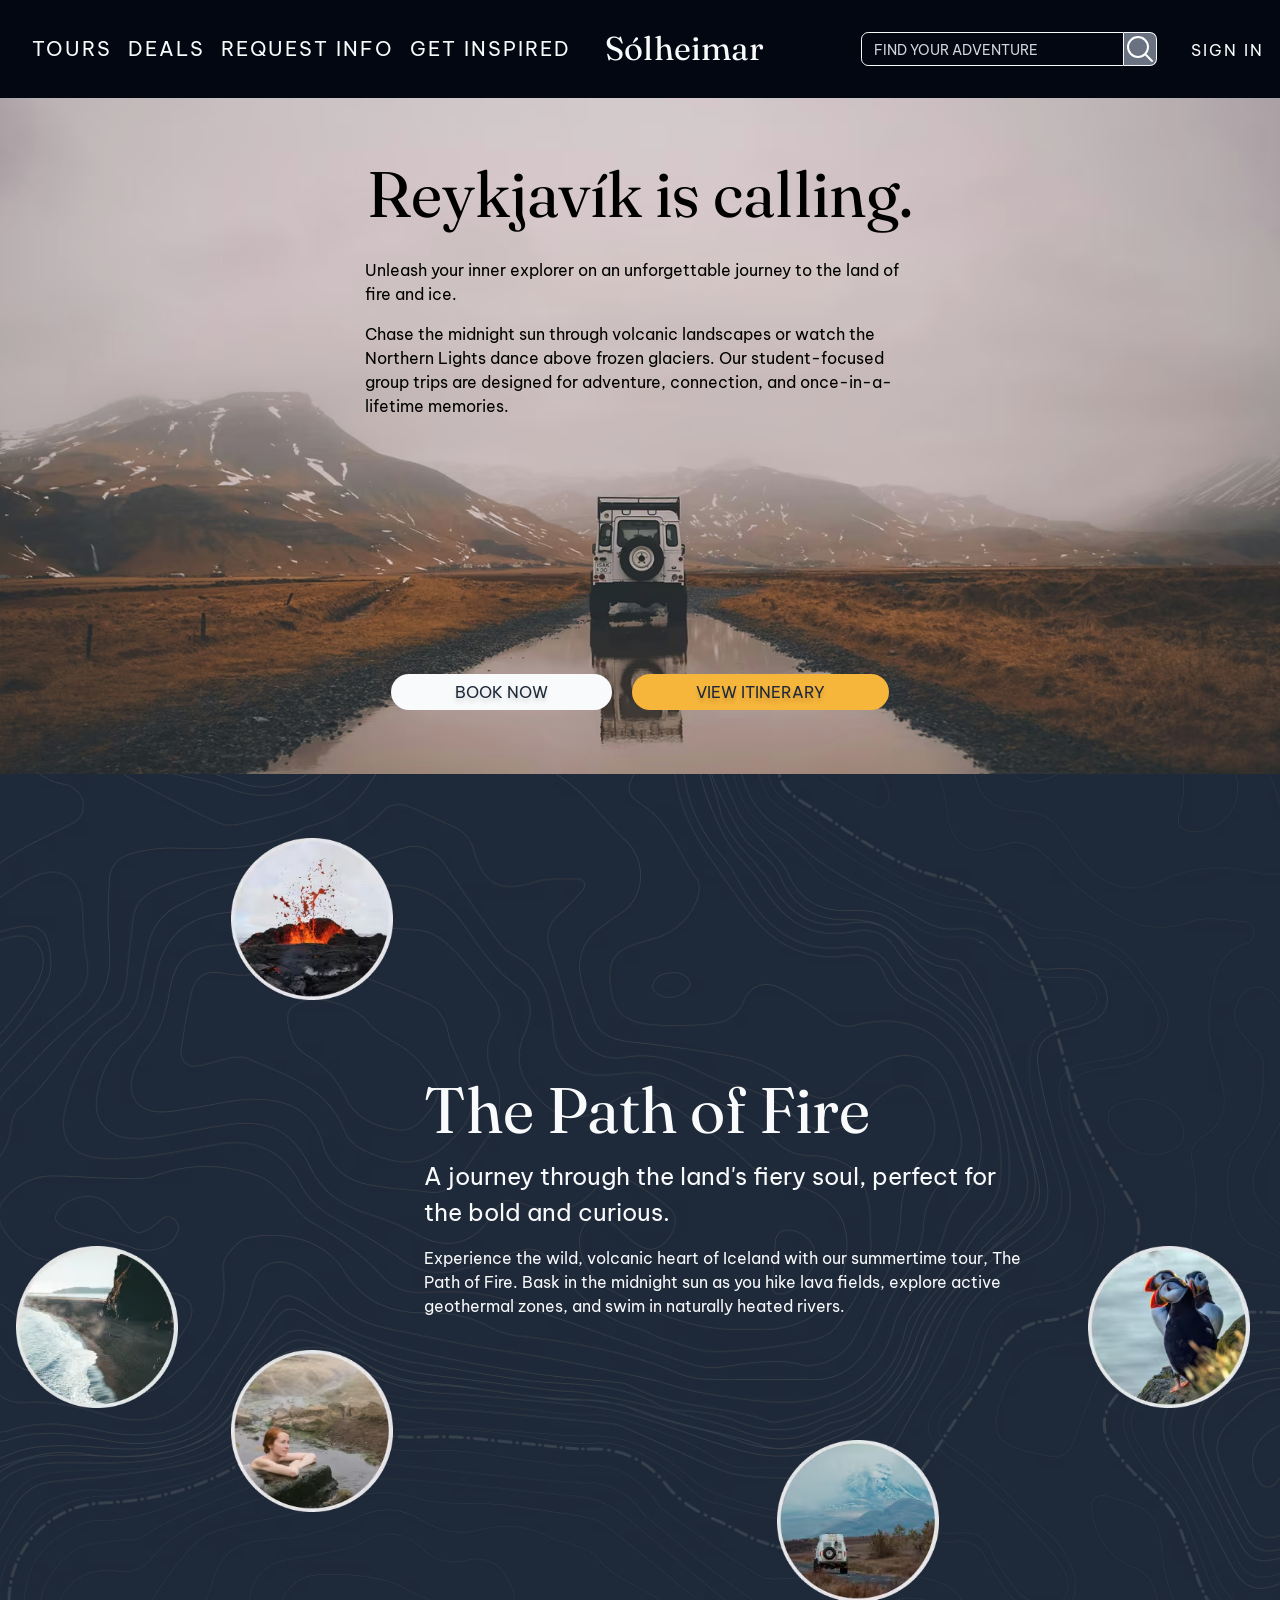
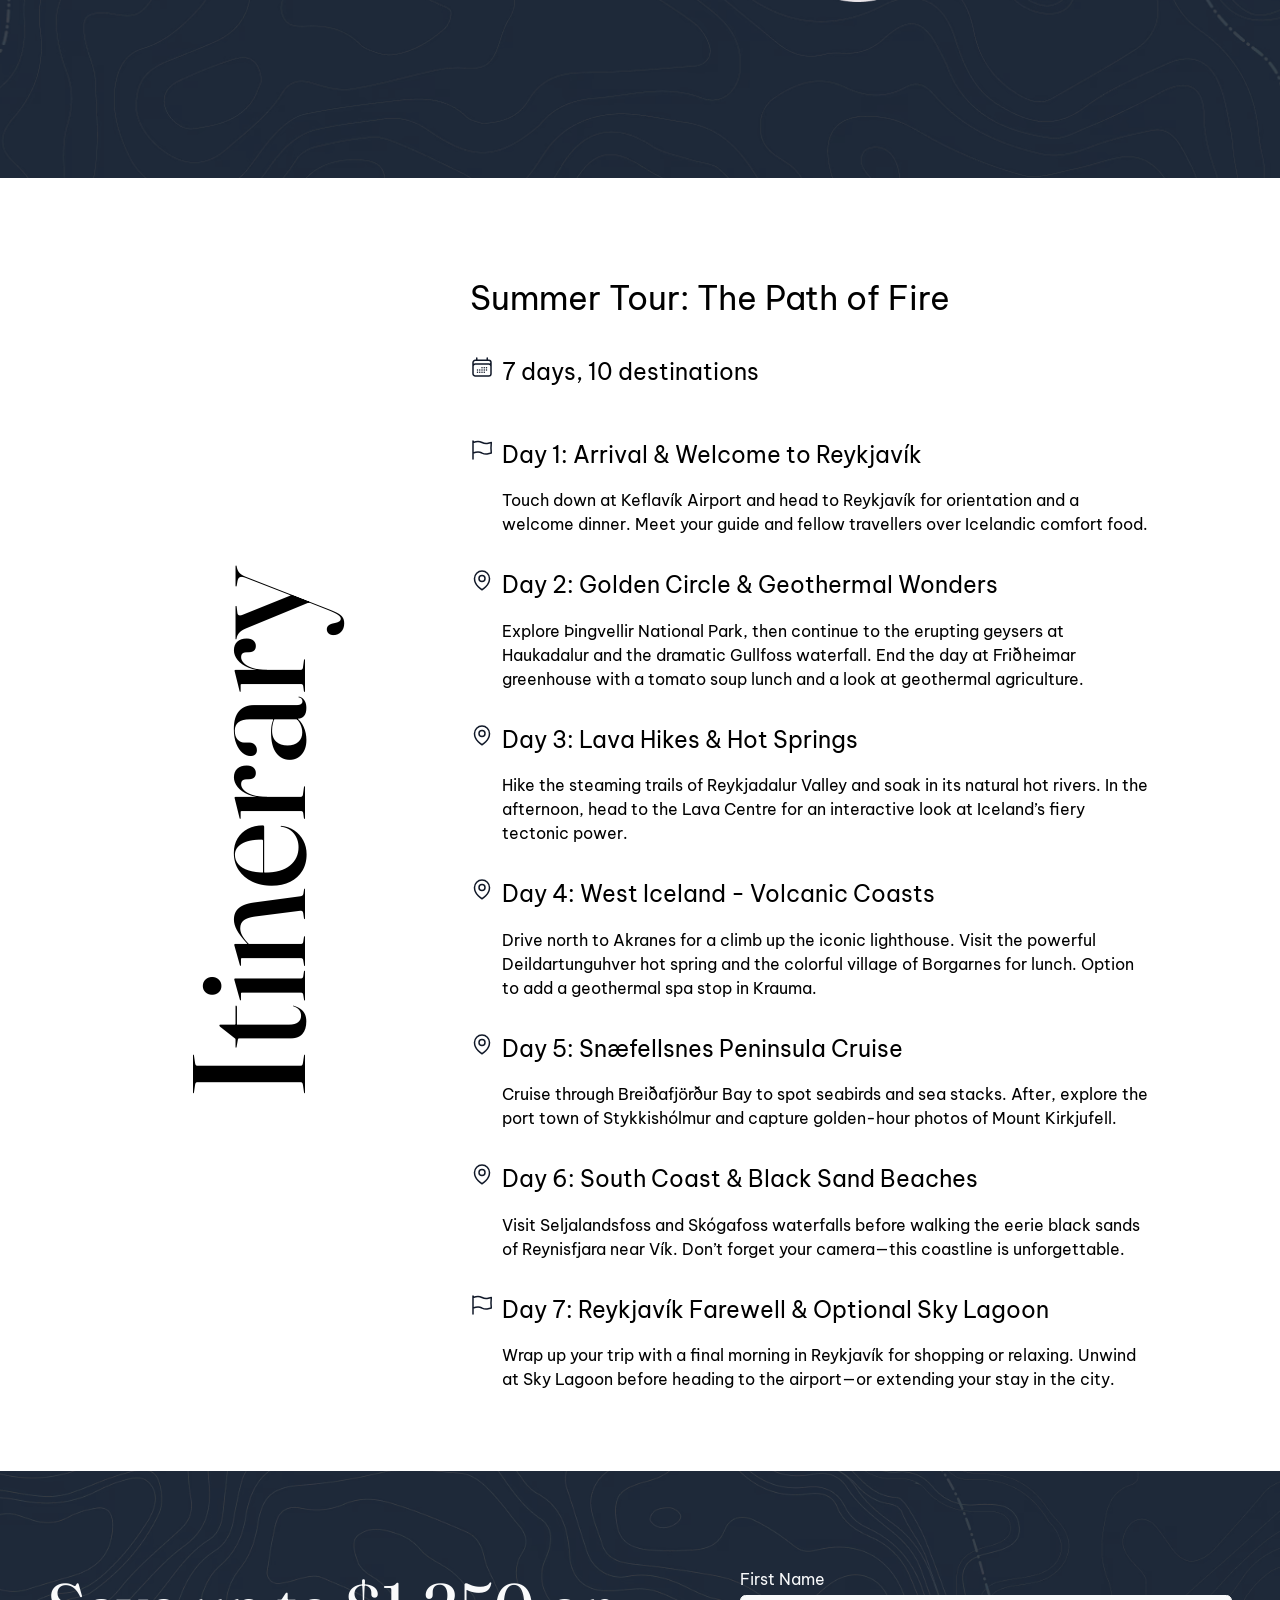
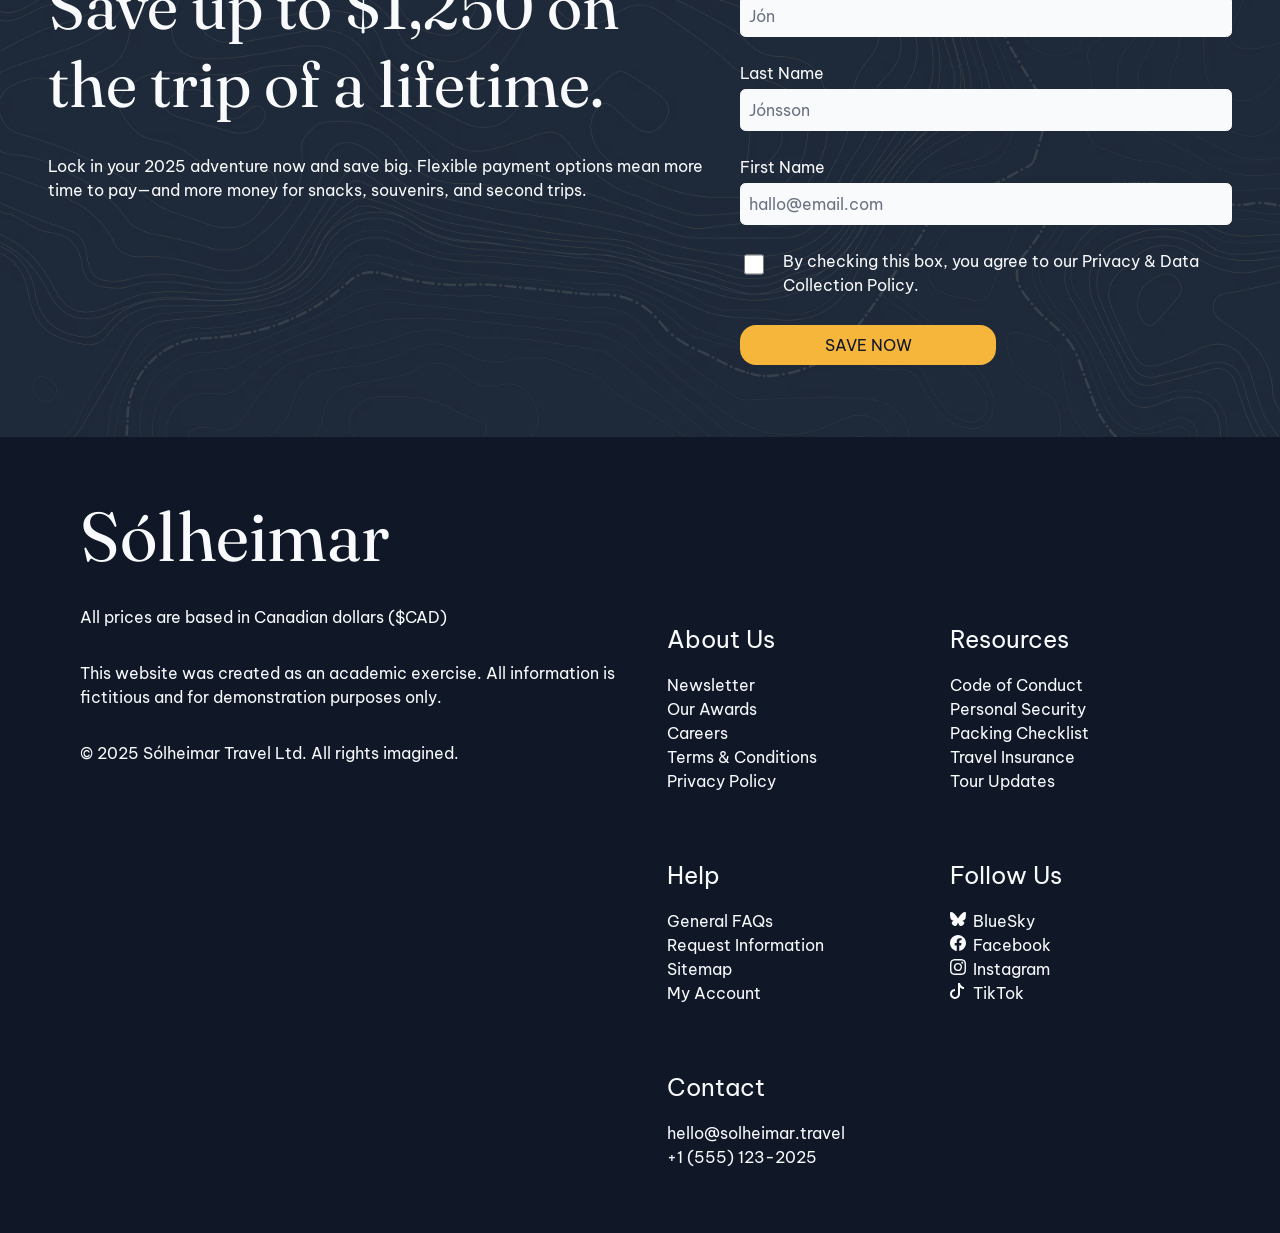
<file: index.html>
<!DOCTYPE html>
<html lang="en">
  <head>
    <meta charset="UTF-8" />
    <meta name="viewport" content="width=device-width, initial-scale=1.0" />
    <title>Sólheimar, your adventure awaits.</title>
    <meta
      name="description"
      content="My website shares the possibility to go on an unforgettable journey, set in the land of fire and ice. Book now!"
    />
    <link rel="preconnect" href="https://fonts.googleapis.com" />
    <link rel="preconnect" href="https://fonts.gstatic.com" crossorigin />
    <link
      href="https://fonts.googleapis.com/css2?family=Be+Vietnam+Pro:ital,wght@0,100;0,200;0,300;0,400;0,500;0,600;0,700;0,800;0,900;1,100;1,200;1,300;1,400;1,500;1,600;1,700;1,800;1,900&family=Fraunces:ital,opsz,wght@0,9..144,100..900;1,9..144,100..900&display=swap"
      rel="stylesheet"
    />
    <link rel="stylesheet" href="css/styles.css" />
    <script src="js/main.js" defer></script>
  </head>
  <body>
    <!--HEADER-->
    <header>
      <div class="inner-container">
        <div class="flex-container">
          <!--hamburger menu-->
          <button class="btn" aria-label="Menu" aria-expanded="false">
            <svg
              xmlns="http://www.w3.org/2000/svg"
              fill="none"
              viewBox="0 0 24 24"
              stroke-width="1.5"
              stroke="currentColor"
              class="prefix__size-6 svg-menu"
            >
              <title>Main Menu</title>
              <path
                stroke-linecap="round"
                stroke-linejoin="round"
                d="M3.75 6.75h16.5M3.75 12h16.5m-16.5 5.25h16.5"
              />
            </svg>
          </button>
          <!--Toggle Navigation-->
          <nav class="letter-spacing">
            <ul>
              <li><a href="#">TOURS</a></li>
              <li><a href="#">DEALS</a></li>
              <li><a href="#">REQUEST INFO</a></li>
              <li><a href="#">GET INSPIRED</a></li>
            </ul>
          </nav>
          <a href="#" class="header-link">
            <h1>Sólheimar</h1>
          </a>
          <!--Search box button toggle-->
          <button class="btnTwo" aria-label="Search" aria-expanded="false">
            <svg
              xmlns="http://www.w3.org/2000/svg"
              fill="none"
              viewBox="0 0 24 24"
              stroke-width="1.5"
              stroke="currentColor"
              class="prefix__size-6 search1"
            >
              <title>Click to Search</title>
              <path
                stroke-linecap="round"
                stroke-linejoin="round"
                d="m21 21-5.197-5.197m0 0A7.5 7.5 0 1 0 5.196 5.196a7.5 7.5 0 0 0 10.607 10.607"
              />
            </svg>
          </button>
          <div class="search-box flex-container">
            <form action="#" method="GET" class="flex-container">
              <input
                class="search-input"
                id="test"
                type="text"
                placeholder="FIND YOUR ADVENTURE"
              />
              <button type="submit" class="search-svg" aria-label="submit">
                <svg
                  xmlns="http://www.w3.org/2000/svg"
                  fill="none"
                  viewBox="0 0 24 24"
                  stroke-width="1.5"
                  stroke="currentColor"
                  class="prefix__size-6 search"
                >
                  <title>Click to Search</title>
                  <path
                    stroke-linecap="round"
                    stroke-linejoin="round"
                    d="m21 21-5.197-5.197m0 0A7.5 7.5 0 1 0 5.196 5.196a7.5 7.5 0 0 0 10.607 10.607"
                  />
                </svg>
              </button>
            </form>
          </div>

          <a class="letter-spacing sign-in" href="#">SIGN IN</a>
        </div>
        <!--End of flex-container-->
        <!--button, nav, h1, search, sign-in-link being flexed-->
      </div>
      <!--End of inner-container-->
    </header>

    <!--MAIN-->
    <main>
      <!--HERO-->
      <section class="hero">
        <div class="inner-container">
          <h2>Reykjavík is calling.</h2>
          <p>
            Unleash your inner explorer on an unforgettable journey to the land
            of fire and ice.
          </p>
          <p>
            Chase the midnight sun through volcanic landscapes or watch the
            Northern Lights dance above frozen glaciers. Our student-focused
            group trips are designed for adventure, connection, and
            once-in-a-lifetime memories.
          </p>
          <!--hero buttons-->
          <div class="hero-buttons">
            <a href="#">BOOK NOW</a>
            <a href="#">VIEW ITINERARY</a>
          </div>
        </div>
      </section>

      <section class="path-of-fire">
        <div class="inner-container">
          <div class="fire1">
            <h2>The Path of Fire</h2>
            <p>
              A journey through the land's fiery soul, perfect for the bold and
              curious.
            </p>
          </div>
          <div class="fire2">
            <p>
              Experience the wild, volcanic heart of Iceland with our summertime
              tour, The Path of Fire. Bask in the midnight sun as you hike lava
              fields, explore active geothermal zones, and swim in naturally
              heated rivers.
            </p>
          </div>
          <img
            src="img/mountain.avif"
            class="mountain"
            alt="A vehicle taking in a mountain view."
            width="162" height="162"
          />
          <img
            src="img/black-sands.avif"
            alt="Black sands separate a mountain from the sea."
            width="162" height="162"
          />
          <img
            src="img/puffins.avif"
            alt="Three cute Puffin Penguins looking off into the distance."
            width="162" height="162"
          />
          <img
            src="img/hot-spring.avif"
            alt="A person resting on a rock, warming up in a hot spring."
            width="162" height="162"
          />
          <img
            src="img/volcano.avif"
            alt="A volcano erupting, spewing lava high in the air."
            width="162" height="162"
          />
        </div>
      </section>

      <!--ITINERERARY SECTION-->
      <section class="itinerary">
        <div class="inner-container">
          <h2>Itinerary</h2>
          <div>
            <h3 class="itinerary-subheading">Summer Tour: The Path of Fire</h3>
            <div class="flex-container">
              <svg
                width="24"
                height="24"
                fill="none"
                xmlns="http://www.w3.org/2000/svg"
              >
                <title>Calendar Date</title>
                <path
                  d="M6.75 3v2.25M17.25 3v2.25M3 18.75V7.5a2.25 2.25 0 012.25-2.25h13.5A2.25 2.25 0 0121 7.5v11.25m-18 0A2.25 2.25 0 005.25 21h13.5A2.25 2.25 0 0021 18.75m-18 0v-7.5A2.25 2.25 0 015.25 9h13.5A2.25 2.25 0 0121 11.25v7.5m-9-6h.008v.008H12v-.008zM12 15h.008v.008H12V15zm0 2.25h.008v.008H12v-.008zM9.75 15h.008v.008H9.75V15zm0 2.25h.008v.008H9.75v-.008zM7.5 15h.008v.008H7.5V15zm0 2.25h.008v.008H7.5v-.008zm6.75-4.5h.008v.008h-.008v-.008zm0 2.25h.008v.008h-.008V15zm0 2.25h.008v.008h-.008v-.008zm2.25-4.5h.008v.008H16.5v-.008zm0 2.25h.008v.008H16.5V15z"
                  stroke="#101828"
                  stroke-width="1.5"
                  stroke-linecap="round"
                  stroke-linejoin="round"
                />
              </svg>
              <h3>7 days, 10 destinations</h3>
            </div>

            <!--Day 1 through 7-->
            <div class="flex-container">
              <svg
                class="test"
                fill="none"
                xmlns="http://www.w3.org/2000/svg"
                viewBox="0 0 24 24"
                width="24px"
                height="24px"
              >
                <title>important!!</title>
                <path
                  d="M3 3v1.5m0 0 2.77-.7a9 9 0 0 1 6.2.69l.12.05a9 9 0 0 0 6.08.71l3.11-.73a49 49 0 0 0 0 10.5l-3.1.73a9 9 0 0 1-6.1-.7l-.1-.06a9 9 0 0 0-6.21-.68L3 15M3 4.5V15m0 6v-6"
                  stroke="#101828"
                  stroke-width="1.5"
                  stroke-linecap="round"
                  stroke-linejoin="round"
                />
              </svg>

              <div>
                <h3>Day 1: Arrival & Welcome to Reykjavík</h3>
                <p>
                  Touch down at Keflavík Airport and head to Reykjavík for
                  orientation and a welcome dinner. Meet your guide and fellow
                  travellers over Icelandic comfort food.
                </p>
              </div>
            </div>

            <!--Day 2 through 7-->
            <div class="flex-container">
              <svg
                class="svg"
                width="24"
                height="24"
                fill="none"
                xmlns="http://www.w3.org/2000/svg"
              >
                <title>Important date!</title>
                <path
                  d="M15 10.5a3 3 0 11-6 0 3 3 0 016 0z"
                  stroke="#101828"
                  stroke-width="1.5"
                  stroke-linecap="round"
                  stroke-linejoin="round"
                />
                <path
                  d="M19.5 10.5c0 7.142-7.5 11.25-7.5 11.25S4.5 17.642 4.5 10.5a7.5 7.5 0 0115 0z"
                  stroke="#101828"
                  stroke-width="1.5"
                  stroke-linecap="round"
                  stroke-linejoin="round"
                />
              </svg>
              <div>
                <h3>Day 2: Golden Circle & Geothermal Wonders</h3>
                <p>
                  Explore Þingvellir National Park, then continue to the
                  erupting geysers at Haukadalur and the dramatic Gullfoss
                  waterfall. End the day at Friðheimar greenhouse with a tomato
                  soup lunch and a look at geothermal agriculture.
                </p>
              </div>
            </div>

            <!--Day 3 through 7-->
            <div class="flex-container">
              <svg
                class="svg"
                width="24"
                height="24"
                fill="none"
                xmlns="http://www.w3.org/2000/svg"
              >
                <title>Important date!</title>
                <path
                  d="M15 10.5a3 3 0 11-6 0 3 3 0 016 0z"
                  stroke="#101828"
                  stroke-width="1.5"
                  stroke-linecap="round"
                  stroke-linejoin="round"
                />
                <path
                  d="M19.5 10.5c0 7.142-7.5 11.25-7.5 11.25S4.5 17.642 4.5 10.5a7.5 7.5 0 0115 0z"
                  stroke="#101828"
                  stroke-width="1.5"
                  stroke-linecap="round"
                  stroke-linejoin="round"
                />
              </svg>
              <div>
                <h3>Day 3: Lava Hikes & Hot Springs</h3>
                <p>
                  Hike the steaming trails of Reykjadalur Valley and soak in its
                  natural hot rivers. In the afternoon, head to the Lava Centre
                  for an interactive look at Iceland’s fiery tectonic power.
                </p>
              </div>
            </div>

            <!--Day 4 through 7-->
            <div class="flex-container">
              <svg
                class="svg"
                width="24"
                height="24"
                fill="none"
                xmlns="http://www.w3.org/2000/svg"
              >
                <title>Important date!</title>
                <path
                  d="M15 10.5a3 3 0 11-6 0 3 3 0 016 0z"
                  stroke="#101828"
                  stroke-width="1.5"
                  stroke-linecap="round"
                  stroke-linejoin="round"
                />
                <path
                  d="M19.5 10.5c0 7.142-7.5 11.25-7.5 11.25S4.5 17.642 4.5 10.5a7.5 7.5 0 0115 0z"
                  stroke="#101828"
                  stroke-width="1.5"
                  stroke-linecap="round"
                  stroke-linejoin="round"
                />
              </svg>
              <div>
                <h3>Day 4: West Iceland - Volcanic Coasts</h3>
                <p>
                  Drive north to Akranes for a climb up the iconic lighthouse.
                  Visit the powerful Deildartunguhver hot spring and the
                  colorful village of Borgarnes for lunch. Option to add a
                  geothermal spa stop in Krauma.
                </p>
              </div>
            </div>

            <!--Day 5 through 7-->
            <div class="flex-container">
              <svg
                class="svg"
                width="24"
                height="24"
                fill="none"
                xmlns="http://www.w3.org/2000/svg"
              >
                <title>Important date!</title>
                <path
                  d="M15 10.5a3 3 0 11-6 0 3 3 0 016 0z"
                  stroke="#101828"
                  stroke-width="1.5"
                  stroke-linecap="round"
                  stroke-linejoin="round"
                />
                <path
                  d="M19.5 10.5c0 7.142-7.5 11.25-7.5 11.25S4.5 17.642 4.5 10.5a7.5 7.5 0 0115 0z"
                  stroke="#101828"
                  stroke-width="1.5"
                  stroke-linecap="round"
                  stroke-linejoin="round"
                />
              </svg>
              <div>
                <h3>Day 5: Snæfellsnes Peninsula Cruise</h3>
                <p>
                  Cruise through Breiðafjörður Bay to spot seabirds and sea
                  stacks. After, explore the port town of Stykkishólmur and
                  capture golden-hour photos of Mount Kirkjufell.
                </p>
              </div>
            </div>

            <!--Day 6 through 7-->
            <div class="flex-container">
              <svg
                class="svg"
                width="24"
                height="24"
                fill="none"
                xmlns="http://www.w3.org/2000/svg"
              >
                <title>Important date!</title>
                <path
                  d="M15 10.5a3 3 0 11-6 0 3 3 0 016 0z"
                  stroke="#101828"
                  stroke-width="1.5"
                  stroke-linecap="round"
                  stroke-linejoin="round"
                />
                <path
                  d="M19.5 10.5c0 7.142-7.5 11.25-7.5 11.25S4.5 17.642 4.5 10.5a7.5 7.5 0 0115 0z"
                  stroke="#101828"
                  stroke-width="1.5"
                  stroke-linecap="round"
                  stroke-linejoin="round"
                />
              </svg>
              <div>
                <h3>Day 6: South Coast & Black Sand Beaches</h3>
                <p>
                  Visit Seljalandsfoss and Skógafoss waterfalls before walking
                  the eerie black sands of Reynisfjara near Vík. Don’t forget
                  your camera—this coastline is unforgettable.
                </p>
              </div>
            </div>

            <!--Day 7 through 7-->
            <div class="flex-container">
              <svg
                class="test"
                fill="none"
                xmlns="http://www.w3.org/2000/svg"
                viewBox="0 0 24 24"
                width="24px"
                height="24px"
              >
                <title>Important date!</title>
                <path
                  d="M3 3v1.5m0 0 2.77-.7a9 9 0 0 1 6.2.69l.12.05a9 9 0 0 0 6.08.71l3.11-.73a49 49 0 0 0 0 10.5l-3.1.73a9 9 0 0 1-6.1-.7l-.1-.06a9 9 0 0 0-6.21-.68L3 15M3 4.5V15m0 6v-6"
                  stroke="#101828"
                  stroke-width="1.5"
                  stroke-linecap="round"
                  stroke-linejoin="round"
                />
              </svg>
              <div>
                <h3>Day 7: Reykjavík Farewell & Optional Sky Lagoon</h3>
                <p>
                  Wrap up your trip with a final morning in Reykjavík for
                  shopping or relaxing. Unwind at Sky Lagoon before heading to
                  the airport—or extending your stay in the city.
                </p>
              </div>
            </div>
          </div>
        </div>
      </section>

      <!--FORM SECTION-->
      <section class="form">
        <div class="inner-container">
          <div class="form-p-text">
            <h2>Save up to $1,250 on the trip of a lifetime.</h2>
            <p>
              Lock in your 2025 adventure now and save big. Flexible payment
              options mean more time to pay—and more money for snacks,
              souvenirs, and second trips.
            </p>
          </div>
          <!--Form-->
          <form action="#" method="POST">
            <!--First Name input-->
            <div>
              <label for="firstname">First Name</label>
              <input
                class="form-input"
                type="text"
                id="firstname"
                name="firstname"
                placeholder="Jón"
              />
            </div>
            <!--Last Name Input-->
            <div>
              <label for="lastname">Last Name</label>
              <input
                class="form-input"
                type="text"
                id="lastname"
                name="lastname"
                placeholder="Jónsson"
              />
            </div>
            <!--Email input-->
            <div>
              <label for="email">First Name</label>
              <input
                class="form-input"
                type="email"
                id="email"
                name="email"
                placeholder="hallo@email.com"
              />
            </div>
            <!--checkbox-->
            <div class="flex-container">
              <input type="checkbox" id="checkbox" />
              <label for="checkbox"
                >By checking this box, you agree to our Privacy & Data
                Collection Policy.
              </label>
            </div>
            <input
              type="submit"
              id="submit"
              name="submit"
              class="submit"
              value="SAVE NOW"
            />
          </form>
        </div>
      </section>
    </main>

    <!--FOOTER-->
    <footer>
      <div class="inner-container">
        <h2>Sólheimar</h2>
        <div class="flex">
          <div>
            <p>All prices are based in Canadian dollars ($CAD)</p>
            <p>
              This website was created as an academic exercise. All information
              is fictitious and for demonstration purposes only.
            </p>
            <p>© 2025 Sólheimar Travel Ltd. All rights imagined.</p>
          </div>

          <!--Form flex container-->
          <div class="flex-container">
            <div class="about-us">
              <a href="#">
                <h3>About Us</h3>
              </a>

              <ul>
                <li><a href="#">Newsletter</a></li>
                <li><a href="#">Our Awards</a></li>
                <li><a href="#">Careers</a></li>
                <li><a href="#">Terms & Conditions</a></li>
                <li><a href="#">Privacy Policy</a></li>
              </ul>
            </div>
            <div class="resources">
              <a href="#"> <h3>Resources</h3></a>

              <ul>
                <li><a href="#">Code of Conduct</a></li>
                <li><a href="#">Personal Security</a></li>
                <li><a href="#">Packing Checklist</a></li>
                <li><a href="#">Travel Insurance</a></li>
                <li><a href="#">Tour Updates</a></li>
              </ul>
            </div>

            <div class="help">
              <a href="#"><h3>Help</h3></a>

              <ul>
                <li><a href="#">General FAQs</a></li>
                <li><a href="#">Request Information</a></li>
                <li><a href="#">Sitemap</a></li>
                <li><a href="#">My Account</a></li>
              </ul>
            </div>
            <div class="follow-us">
              <a href="#"><h3>Follow Us</h3></a>
              <ul>
                <li>
                  <a href="#">
                    <svg
                      width="16"
                      height="16"
                      viewBox="0 0 16 16"
                      fill="none"
                      xmlns="http://www.w3.org/2000/svg"
                    >
                      <title>Bluesky!</title>
                      <path
                        d="M3.468 1.94782C5.303 3.32482 7.276 6.11782 8 7.61582C8.725 6.11782 10.698 3.32582 12.532 1.94782C13.855 0.954821 16 0.185821 16 2.63182C16 3.12082 15.72 6.73682 15.556 7.32382C14.984 9.36382 12.903 9.88482 11.052 9.56982C14.288 10.1208 15.112 11.9448 13.333 13.7698C9.957 17.2338 8.481 12.8998 8.103 11.7898C8.033 11.5858 8 11.4898 8 11.5718C8 11.4908 7.967 11.5858 7.898 11.7898C7.519 12.8998 6.043 17.2338 2.667 13.7698C0.889 11.9448 1.712 10.1198 4.947 9.56982C3.097 9.88482 1.015 9.36482 0.444 7.32382C0.28 6.73682 0 3.11982 0 2.63182C0 0.185821 2.145 0.954821 3.468 1.94782Z"
                        fill="#F9FAFB"
                      />
                    </svg>
                    BlueSky
                  </a>
                </li>
                <li>
                  <a href="#">
                    <svg
                      width="16"
                      height="16"
                      viewBox="0 0 16 16"
                      fill="none"
                      xmlns="http://www.w3.org/2000/svg"
                    >
                      <title>Facebook</title>
                      <g clip-path="url(#clip0_24_114)">
                        <path
                          d="M15.9997 8.04902C15.9997 3.60302 12.4177 -0.000976562 7.99974 -0.000976562C3.57974 2.34375e-05 -0.0022583 3.60302 -0.0022583 8.05002C-0.0022583 12.067 2.92374 15.397 6.74774 16.001V10.376H4.71774V8.05002H6.74974V6.27502C6.74974 4.25802 7.94474 3.14402 9.77174 3.14402C10.6477 3.14402 11.5627 3.30102 11.5627 3.30102V5.28102H10.5537C9.56074 5.28102 9.25074 5.90202 9.25074 6.53902V8.04902H11.4687L11.1147 10.375H9.24974V16C13.0737 15.396 15.9997 12.066 15.9997 8.04902Z"
                          fill="#F9FAFB"
                        />
                      </g>
                      <defs>
                        <clipPath id="clip0_24_114">
                          <rect width="16" height="16" fill="white" />
                        </clipPath>
                      </defs>
                    </svg>
                    Facebook
                  </a>
                </li>
                <li>
                  <a href="#">
                    <svg
                      width="16"
                      height="16"
                      viewBox="0 0 16 16"
                      fill="none"
                      xmlns="http://www.w3.org/2000/svg"
                    >
                      <title>Instagram</title>
                      <g clip-path="url(#clip0_24_112)">
                        <path
                          d="M8 0C5.829 0 5.556 0.01 4.703 0.048C3.85 0.088 3.269 0.222 2.76 0.42C2.22584 0.620326 1.74214 0.935398 1.343 1.343C0.935398 1.74214 0.620326 2.22584 0.42 2.76C0.222 3.268 0.087 3.85 0.048 4.7C0.01 5.555 0 5.827 0 8.001C0 10.173 0.01 10.445 0.048 11.298C0.088 12.15 0.222 12.731 0.42 13.24C0.625 13.766 0.898 14.212 1.343 14.657C1.787 15.102 2.233 15.376 2.759 15.58C3.269 15.778 3.849 15.913 4.701 15.952C5.555 15.99 5.827 16 8 16C10.173 16 10.444 15.99 11.298 15.952C12.149 15.912 12.732 15.778 13.241 15.58C13.7748 15.3795 14.2581 15.0645 14.657 14.657C15.102 14.212 15.375 13.766 15.58 13.24C15.777 12.731 15.912 12.15 15.952 11.298C15.99 10.445 16 10.173 16 8C16 5.827 15.99 5.555 15.952 4.701C15.912 3.85 15.777 3.268 15.58 2.76C15.3797 2.22584 15.0646 1.74214 14.657 1.343C14.2579 0.935398 13.7742 0.620326 13.24 0.42C12.73 0.222 12.148 0.087 11.297 0.048C10.443 0.01 10.172 0 7.998 0H8ZM7.283 1.442H8.001C10.137 1.442 10.39 1.449 11.233 1.488C12.013 1.523 12.437 1.654 12.719 1.763C13.092 1.908 13.359 2.082 13.639 2.362C13.919 2.642 14.092 2.908 14.237 3.282C14.347 3.563 14.477 3.987 14.512 4.767C14.551 5.61 14.559 5.863 14.559 7.998C14.559 10.133 14.551 10.387 14.512 11.23C14.477 12.01 14.346 12.433 14.237 12.715C14.1078 13.0619 13.9032 13.3758 13.638 13.634C13.358 13.914 13.092 14.087 12.718 14.232C12.438 14.342 12.014 14.472 11.233 14.508C10.39 14.546 10.137 14.555 8.001 14.555C5.865 14.555 5.611 14.546 4.768 14.508C3.988 14.472 3.565 14.342 3.283 14.232C2.93583 14.1033 2.6216 13.899 2.363 13.634C2.09727 13.3756 1.89233 13.0614 1.763 12.714C1.654 12.433 1.523 12.009 1.488 11.229C1.45 10.386 1.442 10.133 1.442 7.996C1.442 5.859 1.45 5.608 1.488 4.765C1.524 3.985 1.654 3.561 1.764 3.279C1.909 2.906 2.083 2.639 2.363 2.359C2.643 2.079 2.909 1.906 3.283 1.761C3.565 1.651 3.988 1.521 4.768 1.485C5.506 1.451 5.792 1.441 7.283 1.44V1.442ZM12.271 2.77C12.1449 2.77 12.0201 2.79483 11.9036 2.84308C11.7872 2.89132 11.6813 2.96203 11.5922 3.05118C11.503 3.14032 11.4323 3.24615 11.3841 3.36262C11.3358 3.4791 11.311 3.60393 11.311 3.73C11.311 3.85607 11.3358 3.9809 11.3841 4.09738C11.4323 4.21385 11.503 4.31968 11.5922 4.40882C11.6813 4.49797 11.7872 4.56868 11.9036 4.61692C12.0201 4.66517 12.1449 4.69 12.271 4.69C12.5256 4.69 12.7698 4.58886 12.9498 4.40882C13.1299 4.22879 13.231 3.98461 13.231 3.73C13.231 3.47539 13.1299 3.23121 12.9498 3.05118C12.7698 2.87114 12.5256 2.77 12.271 2.77ZM8.001 3.892C7.45607 3.8835 6.91489 3.98349 6.40898 4.18614C5.90306 4.3888 5.44251 4.69007 5.05415 5.07242C4.66579 5.45478 4.35736 5.91057 4.14684 6.41326C3.93632 6.91595 3.8279 7.4555 3.8279 8.0005C3.8279 8.5455 3.93632 9.08505 4.14684 9.58774C4.35736 10.0904 4.66579 10.5462 5.05415 10.9286C5.44251 11.3109 5.90306 11.6122 6.40898 11.8149C6.91489 12.0175 7.45607 12.1175 8.001 12.109C9.07954 12.0922 10.1082 11.6519 10.865 10.8833C11.6217 10.1146 12.0459 9.07917 12.0459 8.0005C12.0459 6.92183 11.6217 5.88641 10.865 5.11775C10.1082 4.34909 9.07954 3.90883 8.001 3.892ZM8.001 5.333C8.35124 5.333 8.69804 5.40198 9.02162 5.53601C9.34519 5.67004 9.6392 5.86649 9.88685 6.11415C10.1345 6.3618 10.331 6.65581 10.465 6.97938C10.599 7.30296 10.668 7.64976 10.668 8C10.668 8.35024 10.599 8.69704 10.465 9.02062C10.331 9.34419 10.1345 9.6382 9.88685 9.88585C9.6392 10.1335 9.34519 10.33 9.02162 10.464C8.69804 10.598 8.35124 10.667 8.001 10.667C7.29367 10.667 6.61531 10.386 6.11515 9.88585C5.61499 9.38569 5.334 8.70733 5.334 8C5.334 7.29267 5.61499 6.61431 6.11515 6.11415C6.61531 5.61399 7.29367 5.333 8.001 5.333Z"
                          fill="#F9FAFB"
                        />
                      </g>
                      <defs>
                        <clipPath id="clip0_24_112">
                          <rect width="16" height="16" fill="white" />
                        </clipPath>
                      </defs>
                    </svg>
                    Instagram
                  </a>
                </li>
                <li>
                  <a href="#">
                    <svg
                      width="16"
                      height="16"
                      viewBox="0 0 16 16"
                      fill="none"
                      xmlns="http://www.w3.org/2000/svg"
                    >
                      <title>TikTok</title>
                      <g clip-path="url(#clip0_24_110)">
                        <path
                          d="M8 0H9.98C10.124 0.715 10.52 1.617 11.215 2.512C11.895 3.389 12.797 4 14 4V6C12.247 6 10.93 5.186 10 4.171V11C10 11.9889 9.70676 12.9556 9.15735 13.7779C8.60794 14.6001 7.82705 15.241 6.91342 15.6194C5.99979 15.9978 4.99446 16.0969 4.02455 15.9039C3.05465 15.711 2.16373 15.2348 1.46447 14.5355C0.765206 13.8363 0.289002 12.9454 0.0960759 11.9755C-0.0968503 11.0055 0.00216642 10.0002 0.380605 9.08658C0.759043 8.17295 1.39991 7.39206 2.22215 6.84265C3.0444 6.29324 4.0111 6 5 6V8C4.40666 8 3.82664 8.17595 3.33329 8.50559C2.83994 8.83524 2.45543 9.30377 2.22836 9.85195C2.0013 10.4001 1.94189 11.0033 2.05765 11.5853C2.1734 12.1672 2.45912 12.7018 2.87868 13.1213C3.29824 13.5409 3.83279 13.8266 4.41473 13.9424C4.99667 14.0581 5.59987 13.9987 6.14805 13.7716C6.69623 13.5446 7.16477 13.1601 7.49441 12.6667C7.82406 12.1734 8 11.5933 8 11V0Z"
                          fill="#F9FAFB"
                        />
                      </g>
                      <defs>
                        <clipPath id="clip0_24_110">
                          <rect width="16" height="16" fill="white" />
                        </clipPath>
                      </defs>
                    </svg>
                    TikTok
                  </a>
                </li>
              </ul>
            </div>
            <div class="contact">
              <a href="#"><h3>Contact</h3></a>
              <ul>
                <li><a href="#">hello@solheimar.travel</a></li>
                <li><a href="#">+1 (555) 123-2025</a></li>
              </ul>
            </div>
          </div>
        </div>
      </div>
    </footer>
  </body>
</html>
</file>
<file: css/styles.css>
:where(:not(html, iframe, canvas, img, svg, video, audio, input[type=checkbox], input[type=radio]):not(svg *, symbol *)) {
  all: unset;
  display: revert;
}

*, ::after, ::before {
  box-sizing: border-box;
}

html {
  -moz-text-size-adjust: none;
  -webkit-text-size-adjust: none;
  text-size-adjust: none;
}

a, button {
  cursor: revert;
}

menu, ol, summary, ul {
  list-style: none;
}

ol {
  counter-reset: revert;
}

img {
  max-inline-size: 100%;
  max-block-size: 100%;
}

table {
  border-collapse: collapse;
}

input, textarea {
  -webkit-user-select: auto;
}

textarea {
  white-space: revert;
}

meter {
  -webkit-appearance: revert;
  -moz-appearance: revert;
       appearance: revert;
}

:where(pre) {
  all: revert;
  box-sizing: border-box;
}

::-moz-placeholder {
  color: unset;
}

::placeholder {
  color: unset;
}

:where([hidden]) {
  display: none;
}

:where([contenteditable]:not([contenteditable=false])) {
  -moz-user-modify: read-write;
  -webkit-user-modify: read-write;
  overflow-wrap: break-word;
  -webkit-line-break: after-white-space;
  -webkit-user-select: auto;
}

:where([draggable=true]) {
  -webkit-user-drag: element;
}

:where(dialog:modal) {
  all: revert;
  box-sizing: border-box;
}

::-webkit-details-marker {
  display: none;
}

h1,
h2 {
  font-family: "Fraunces", serif;
}

h1 {
  font-size: clamp(1.75rem, 1.3125rem + 0.9375vw, 2.25rem);
  padding: 0.2rem 0;
}

h2 {
  font-size: clamp(2rem, 1.3281rem + 3.3594vw, 4.6875rem);
}

h3 {
  font-size: clamp(1.25rem, 0.5625rem + 3.4375vw, 3rem);
}

.itinerary h3 {
  font-size: clamp(1.25rem, 1.1875rem + 0.3125vw, 1.5rem);
  margin-bottom: 1rem;
}

.itinerary > .inner-container .itinerary-subheading {
  font-size: clamp(1.5rem, 1.3125rem + 0.9375vw, 9rem);
}

.svg {
  flex: 0 0 24px;
}

html {
  font-size: 100%;
}

body {
  line-height: 1.5;
  font-family: "Be Vietnam Pro", sans-serif;
}

.inner-container {
  margin: 0 auto;
  max-width: 1600px;
  padding: 1rem;
}

.flex-container {
  display: flex;
}

.grid {
  display: grid;
}

.letter-spacing {
  letter-spacing: 2px;
}

.hero .inner-container h2 {
  margin-bottom: 1rem;
}
.hero .inner-container p {
  margin-bottom: 1rem;
}
.hero .inner-container a {
  display: inline-block;
  color: #F6B53B;
  text-shadow: 0 4px 4px rgba(0, 0, 0, 0.15);
}

.svg-menu {
  width: 2.5rem;
  color: #F3F4F6;
}

header {
  background-color: #030712;
  color: #F9FAFB;
}

img {
  height: auto;
}

header svg {
  width: 2.5rem;
}

header .flex-container {
  align-items: center;
  justify-content: space-between;
  white-space: nowrap;
}

header h1 {
  text-align: center;
}

header .header-link:hover,
header .header-link:focus {
  text-decoration: underline;
}

header a:last-of-type:hover,
header a:last-of-type:focus {
  text-decoration: underline;
}

.search {
  width: 2rem;
}

header a {
  justify-self: flex-end;
}

header .btn {
  display: flex;
  width: 48px;
  height: 48px;
  justify-content: center;
}

header .btn,
header .btTwo:hover,
header .btn,
header .btnTwo:focus {
  cursor: pointer;
}

header .btn svg:hover {
  color: #90A1B9;
}

.btnTwo {
  display: flex;
  width: 2.7rem;
}

.btnTwo svg {
  width: 2.7rem;
  padding: 0.5rem;
}

.btnTwo svg:hover,
.btnTwo svg:focus {
  color: #90A1B9;
}

nav {
  position: absolute;
  left: 0;
  top: 72px;
  transform: translateX(-200%);
  background-color: #030712;
  height: 100vh;
  transition: 0.5s ease;
  width: 60%;
  padding: 1rem;
  font-size: 20px;
}

nav ul {
  display: flex;
  flex-direction: column;
  gap: 1rem;
  color: #F9FAFB;
}
nav ul li a {
  padding: 0.6rem 0;
}

@media (width > 1050px) {
  nav ul {
    flex-direction: row;
  }
  header .btn {
    display: none;
  }
  nav {
    position: static;
    height: unset;
    transform: none;
    transition: none;
    width: -moz-fit-content;
    width: fit-content;
  }
}
nav ul a:hover,
nav ul a:focus {
  text-decoration: underline;
}

header form {
  width: 100%;
}

.search-box {
  position: absolute;
  top: 72px;
  left: 0;
  width: 100%;
  height: 0;
  visibility: hidden;
  z-index: 1111;
  color: white;
  background-color: #030712;
  padding: 1rem;
}

.search-box input {
  border: 1px solid #F9FAFB;
  padding: 0.25rem 0 0.25rem 0.75rem;
  width: 100%;
  border-radius: 0.45rem 0 0 0.45rem;
}

.search-box .search-input::-moz-placeholder {
  font-size: 14px;
  color: #D1D5DC;
}

.search-box .search-input::placeholder {
  font-size: 14px;
  color: #D1D5DC;
}

.search-svg {
  border-top: 1px solid #F9FAFB;
  border-right: 1px solid #F9FAFB;
  border-bottom: 1px solid #F9FAFB;
  background-color: #6A7282;
  border-radius: 0 0.45rem 0.45rem 0;
  display: flex;
}

.search-svg:hover,
.search-svg:focus {
  cursor: pointer;
}

.search1:hover,
.search1:focus {
  cursor: pointer;
}

.search1 {
  flex: 0 0 48px;
}

@media (width > 600px) {
  .search1 {
    display: none;
  }
  .search-box {
    position: static;
    visibility: visible;
    height: 100%;
    transform: none;
    width: -moz-fit-content;
    width: fit-content;
    background-color: unset;
  }
  .search-box input {
    padding-right: 3rem;
  }
}
.sign-in {
  height: 48px;
  display: block;
  align-self: center;
  padding-top: 0.8rem;
}

.toggle {
  transform: translateX(0);
}

.toggletwo {
  visibility: visible;
  height: auto;
}

.hero {
  background: url(../img/hero-bg.avif) center/cover no-repeat;
  padding-bottom: 18rem;
}

.hero a {
  padding: 0 0.5rem;
}

.hero .inner-container a:nth-of-type(1):hover,
.hero .inner-container a:nth-of-type(1):focus {
  background-color: #F6B53B;
}

.hero .inner-container a:nth-of-type(2):hover,
.hero .inner-container a:nth-of-type(2):focus,
.form .submit:hover,
.form .submit:focus {
  background-color: #F9FAFB;
}

@media (width > 550px) {
  .hero {
    padding-bottom: 3rem;
  }
  .hero .inner-container h2 {
    text-align: center;
    margin-top: 2rem;
  }
  .hero .inner-container .hero-buttons {
    text-align: center;
    margin-top: 4rem;
  }
  .hero .inner-container p {
    max-width: 50ch;
    margin: 1rem auto;
  }
  .hero .inner-container a:nth-of-type(1) {
    background-color: #F9FAFB;
    color: #1E2939;
    margin-right: 1rem;
    padding: 0.35rem 4rem;
    border-radius: 2rem;
    margin-top: 12rem;
  }
  .hero .inner-container a:nth-of-type(2) {
    background-color: #F6B53B;
    color: #1E2939;
    padding: 0.35rem 4rem;
    border-radius: 2rem;
    margin-top: 12rem;
  }
}
@media (width > 800px) {
  .hero {
    background: url(../img/hero-bg-1600.avif) center/cover no-repeat;
  }
}
.path-of-fire {
  background: url(../img/large-overlary.avif) center/cover no-repeat;
  background-color: #1E2939;
}

.path-of-fire .inner-container {
  display: grid;
  grid-template-columns: repeat(12, auto);
  grid-template-rows: repeat(12, auto);
  color: #F9FAFB;
}

.path-of-fire .inner-container .fire1,
.path-of-fire .inner-container .fire2 {
  grid-column: 2/12;
}

.path-of-fire img:nth-of-type(1) {
  grid-column: 8/11;
  grid-row: 1/2;
  margin-top: 1rem;
}

.path-of-fire img:nth-of-type(2) {
  grid-column: 1/4;
  grid-row: 1/2;
}

.path-of-fire img:nth-of-type(3) {
  grid-column: 7/10;
  grid-row: 3/4;
}

.path-of-fire img:nth-of-type(4) {
  grid-column: 2/5;
  grid-row: 5/6;
  margin-top: 1rem;
}

.path-of-fire img:nth-of-type(5) {
  grid-column: 8/11;
  grid-row: 5/6;
  margin-top: 2rem;
}

@media (width > 800px) {
  .path-of-fire {
    padding-bottom: 4rem;
  }
  .path-of-fire .inner-container {
    gap: 1rem;
  }
  .path-of-fire .inner-container .fire1,
  .path-of-fire .inner-container .fire2 {
    grid-column: 6/span 6;
    max-width: 55ch;
  }
  .path-of-fire .inner-container .fire1 {
    grid-row: 3/4;
    margin-top: 15rem;
  }
  .path-of-fire .inner-container .fire1 p {
    font-size: 24px;
  }
  .path-of-fire .inner-container .fire2 {
    grid-row: 4/5;
  }
  .path-of-fire .inner-container img:nth-of-type(1) {
    grid-column: 9/11;
    grid-row: 6/7;
  }
  .path-of-fire .inner-container img:nth-of-type(2) {
    grid-column: 1/3;
    grid-row: 4/6;
  }
  .path-of-fire .inner-container img:nth-of-type(3) {
    grid-column: 12/14;
    grid-row: 4/6;
  }
  .path-of-fire .inner-container img:nth-of-type(4) {
    grid-column: 4/6;
    grid-row: 5/7;
  }
  .path-of-fire .inner-container img:nth-of-type(5) {
    grid-column: 4/6;
    grid-row: 2/4;
  }
}
.itinerary .flex-container {
  align-items: flex-start;
  margin: 2rem 0;
  gap: 0.5rem;
}

.itinerary .inner-container h2 {
  text-align: center;
  margin-bottom: 2rem;
}

.itinerary .flex-container svg {
  flex: 0 0 24px;
}

@media (width > 880px) {
  .itinerary .inner-container {
    display: flex;
    gap: 10%;
    padding: 0 10% 3rem 10%;
  }
  .itinerary .inner-container h2 {
    writing-mode: vertical-lr;
    transform: rotate(180deg);
    font-size: 10rem;
  }
  .itinerary {
    margin-top: 6rem;
  }
}
.form {
  background: url(../img/large-overlary.avif) center/cover no-repeat;
  background-color: #1E2939;
  color: #F9FAFB;
  padding: 1rem 0;
}
.form h2 {
  margin-bottom: 2rem;
  line-height: 1.2;
}
.form label {
  display: block;
  margin-bottom: 0.25rem;
}
.form .form-input {
  border: 1px solid #F9FAFB;
  width: 100%;
  border-radius: 0.35rem;
  padding: 0.5rem;
  background-color: #F9FAFB;
  color: #101828;
}
.form input::-moz-placeholder {
  font-size: 16px;
  color: #6A7282;
}
.form input::placeholder {
  font-size: 16px;
  color: #6A7282;
}
.form div {
  margin: 0 0 1.5rem 0;
}
.form .flex-container {
  align-items: flex-start;
  gap: 1rem;
}
.form .submit {
  width: 100%;
  background-color: #F6B53B;
  text-align: center;
  line-height: 40px;
  border-radius: 1rem;
  color: #101828;
}
.form input[type=checkbox] {
  width: 25px;
  height: 25px;
  border-radius: 0.25rem;
}

@media (width > 400px) {
  .form {
    padding: 2rem;
  }
}
@media (width > 850px) {
  .form .inner-container {
    display: flex;
    align-items: flex-start;
    gap: 2rem;
    padding-top: 4rem;
  }
  .form .inner-container .form-p-text {
    max-width: 60ch;
    margin: 0 auto;
  }
  .form .inner-container .submit {
    width: 16rem;
  }
}
footer {
  background-color: #101828;
  color: #F9FAFB;
}

footer h2 {
  font-size: clamp(2.25rem, 1.5625rem + 3.4375vw, 5rem);
  margin-bottom: 1rem;
}
footer ul li a svg {
  margin-right: 0.2rem;
}
footer a:hover,
footer a:focus {
  text-decoration: underline;
}
footer h3 {
  font-size: 1.5rem;
  margin-bottom: 1rem;
}
footer p {
  margin-bottom: 2rem;
}
footer .flex-container {
  flex-wrap: wrap;
  gap: 2rem;
  justify-content: space-between;
}
footer .flex-container div {
  flex: 1 0 12rem;
  margin: 1rem 0;
}

@media (width > 512px) {
  footer {
    padding: 2rem;
  }
}
@media (width > 1000px) {
  footer {
    padding: 3rem;
  }
  .flex {
    display: flex;
    gap: 2rem;
  }
  footer h2 {
    text-align: left;
  }
  footer .inner-container {
    padding: 0 2rem;
  }
}
@media (width > 1300px) {
  footer h2 {
    font-size: 120px;
  }
}/*# sourceMappingURL=styles.css.map */
</file>
